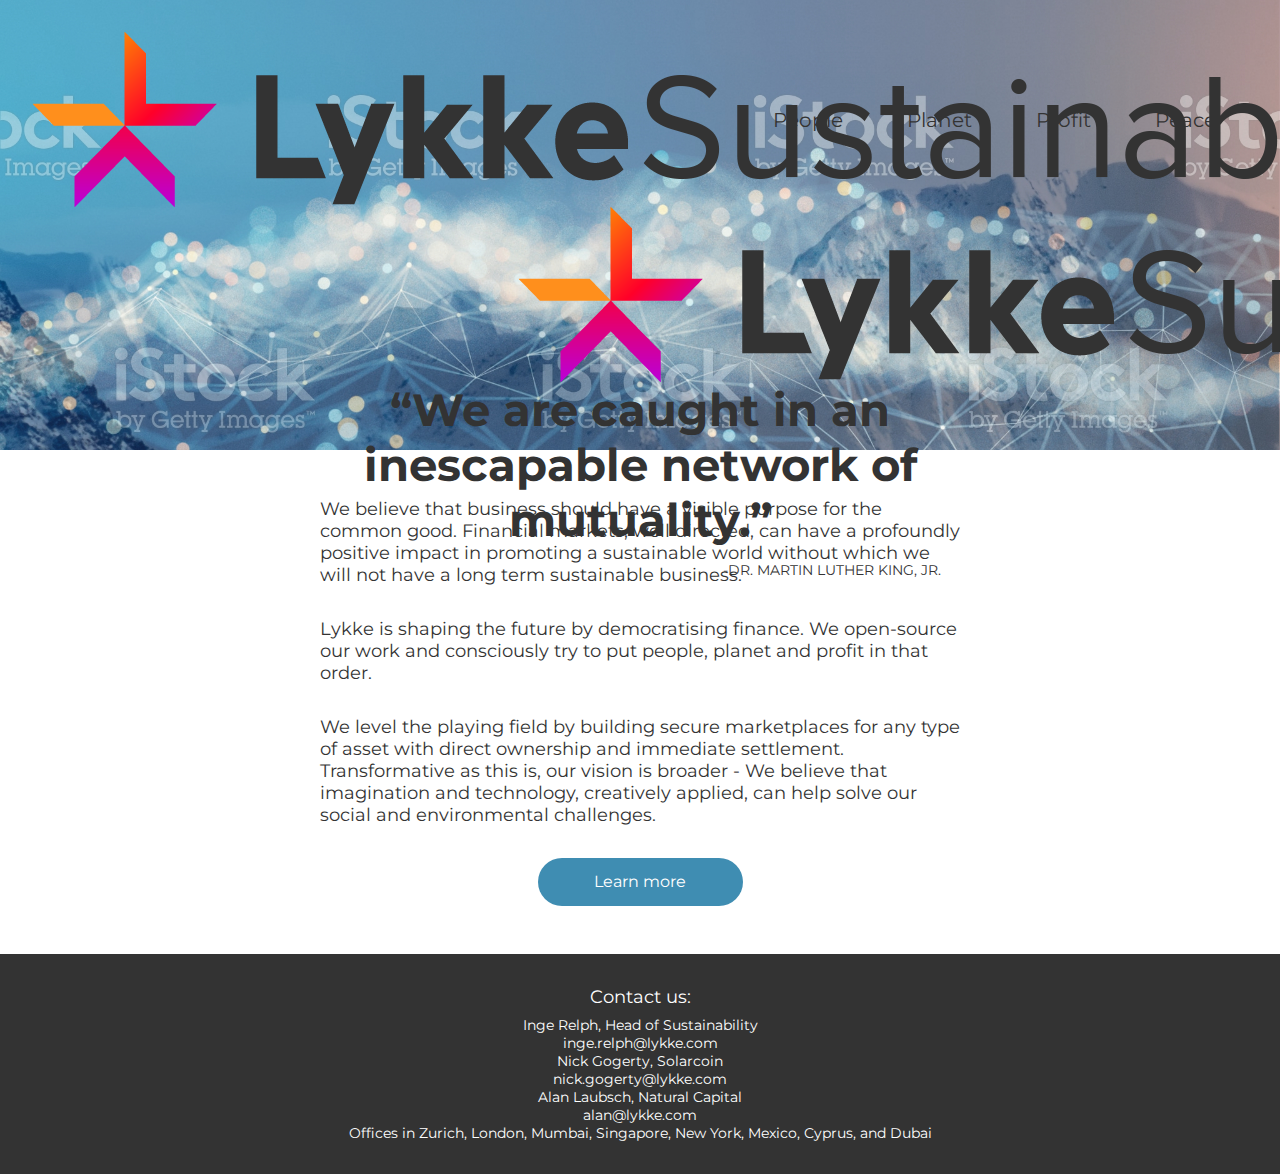
<file: html/index.html>
<html>
<head>
<title>Sustainability at Lykke</title>
<meta name="viewport" content="width=device-width, initial-scale=1.0">
<link href="https://fonts.googleapis.com/css?family=Montserrat:400,700" rel="stylesheet"> 
<link href="style.css" rel="stylesheet">
</head>
<body>
	<div class="hero-background">
    <header class="header">
      <div class="lykke-logo-container large-only">
        <div class="lykke-logo"><a href="index.html"><img src="lykkesuslogo.png"></a></div>
      </div>
      <nav class="header-menu">
        <div><a href="people.html">People</a></div>
        <div><a href="planet.html">Planet</a></div>
        <div><a href="profit.html">Profit</a></div>
        <div><a href="peace.html">Peace</a></div>
      </nav>
  
    </header>
    <div class="hero-content-container">
      <div class="lykke-logo-container small-only">
        <div class="lykke-logo"><a href="home.html"><img src="lykkesuslogo.png"></a></div>
      </div>  
    	<div class="hero-text large-only">
        &ldquo;We are caught in an inescapable network of mutuality.&rdquo;
        <div class="hero-subtitle">-DR. MARTIN LUTHER KING, JR.</div>
      </div>
    	
    </div>
  </div>
  <div class="page-down-arrow">
  </div>
  <div class="page-section-container">
    <div class="page-section">

      <p>We believe that business should have a visible purpose for the common good. Financial markets, well directed, can have a profoundly positive impact in promoting a sustainable world without which we  will not have a long term sustainable business.</p>  

      <p>Lykke is shaping the future by democratising finance. We open-source our work and consciously try to put people, planet and profit in that order.</p>

      <p>We level the playing field by building secure marketplaces for any type of asset with direct ownership and immediate settlement. Transformative as this is, our vision is broader -  We believe that imagination and technology, creatively applied, can help solve our social and environmental challenges.</p>
     
      <div class="button">
        <a href="people.html">Learn more</a>
      </div>
    </div>
  </div>
  <footer>
    <div class="footer-title">Contact us:</div>
    <div class="footer-contacts">
      <div class="footer-contact-entry">
        <div>Inge Relph, Head of Sustainability</div>
        inge.relph@lykke.com
      </div>
      <div class="footer-contact-entry">
        <div>Nick Gogerty, Solarcoin</div>
        nick.gogerty@lykke.com
      </div>
      <div class="footer-contact-entry">
        <div>Alan Laubsch, Natural Capital</div>
        alan@lykke.com
      </div>
    </div>
    Offices in Zurich, London, Mumbai, Singapore, New York, Mexico, Cyprus, and Dubai
  </footer>
</body>
</html>
</file>
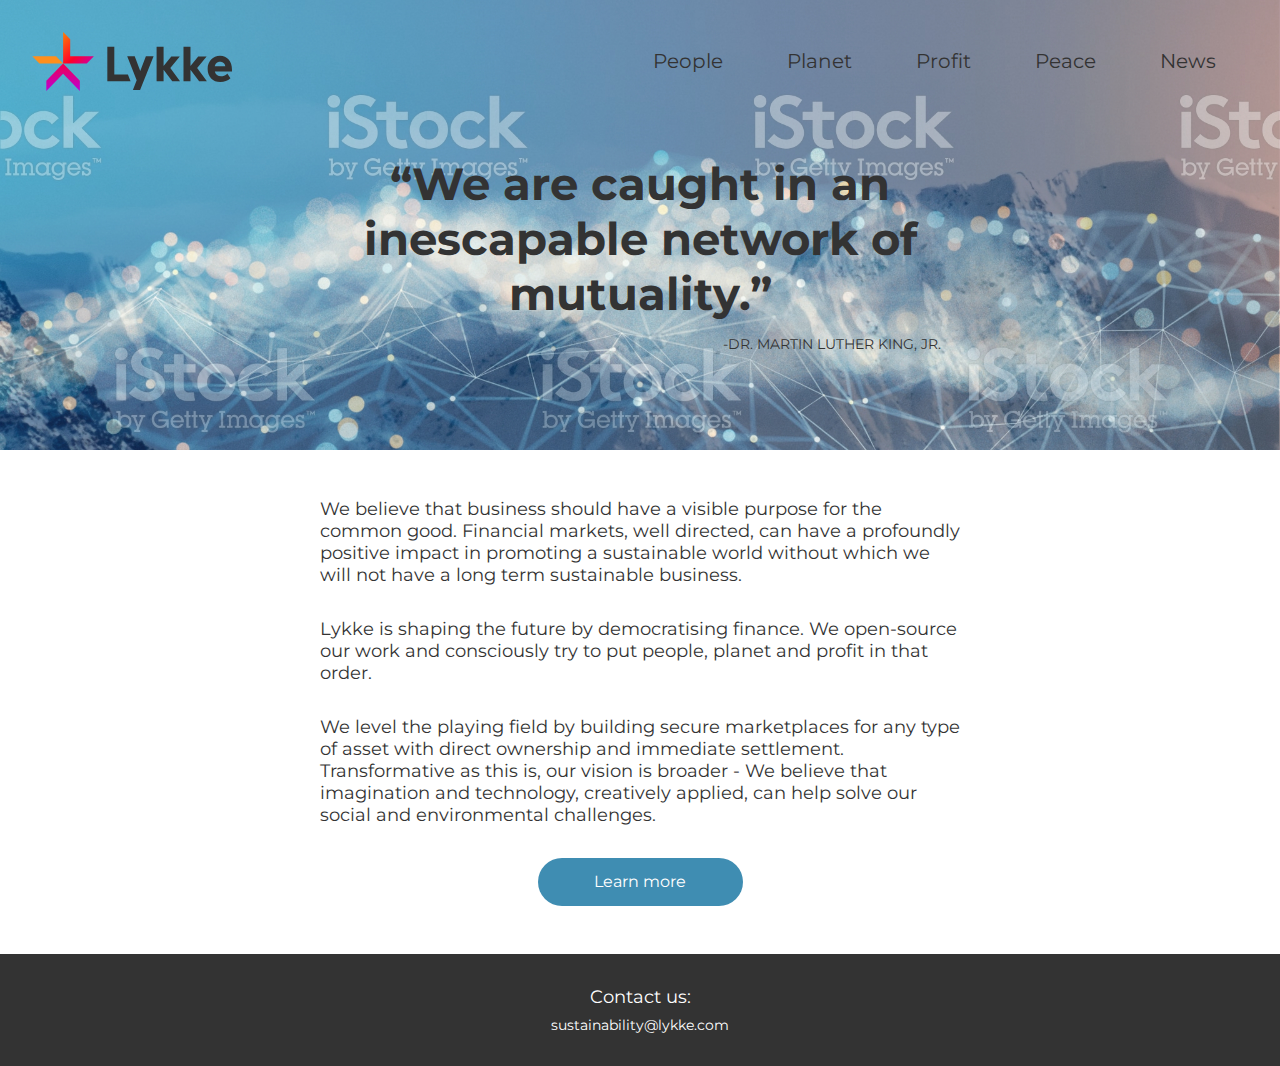
<file: home.html>
<html>
<head>
<title>Sustainability at Lykke</title>
<link href="https://fonts.googleapis.com/css?family=Montserrat:400,700" rel="stylesheet"> 
<link href="style.css" rel="stylesheet">
</head>
<body>
	<div class="hero-background">
    <header class="header">
      <div class="lykke-logo-container">
        <div class="lykke-logo"><img width=200 src="lykke_new.svg"></div>
      </div>
      <nav class="header-menu">
        <div><a href="people.html">People</a></div>
        <div><a href="planet.html">Planet</a></div>
        <div><a href="profit.html">Profit</a></div>
        <div><a href="peace.html">Peace</a></div>
        <div><a href="news.html">News</a></div>
      </nav>
  
    </header>
    <div class="hero-content-container">  
    	<div class="hero-text">
        &ldquo;We are caught in an inescapable network of mutuality.&rdquo;
        <div class="hero-subtitle">-DR. MARTIN LUTHER KING, JR.</div>
      </div>
    	
    </div>
  </div>
  <div class="page-down-arrow">
  </div>
  <div class="page-section-container">
    <div class="page-section">

      <p>We believe that business should have a visible purpose for the common good. Financial markets, well directed, can have a profoundly positive impact in promoting a sustainable world without which we  will not have a long term sustainable business.</p>  

      <p>Lykke is shaping the future by democratising finance. We open-source our work and consciously try to put people, planet and profit in that order.</p>

      <p>We level the playing field by building secure marketplaces for any type of asset with direct ownership and immediate settlement. Transformative as this is, our vision is broader -  We believe that imagination and technology, creatively applied, can help solve our social and environmental challenges.</p>
     
      <div class="button">
        <a href="planet.html">Learn more</a>
      </div>
    </div>
  </div>
  <footer>
    <div class="footer-title">Contact us:</div>
    sustainability@lykke.com
  </footer>
</body>
</html>
</file>
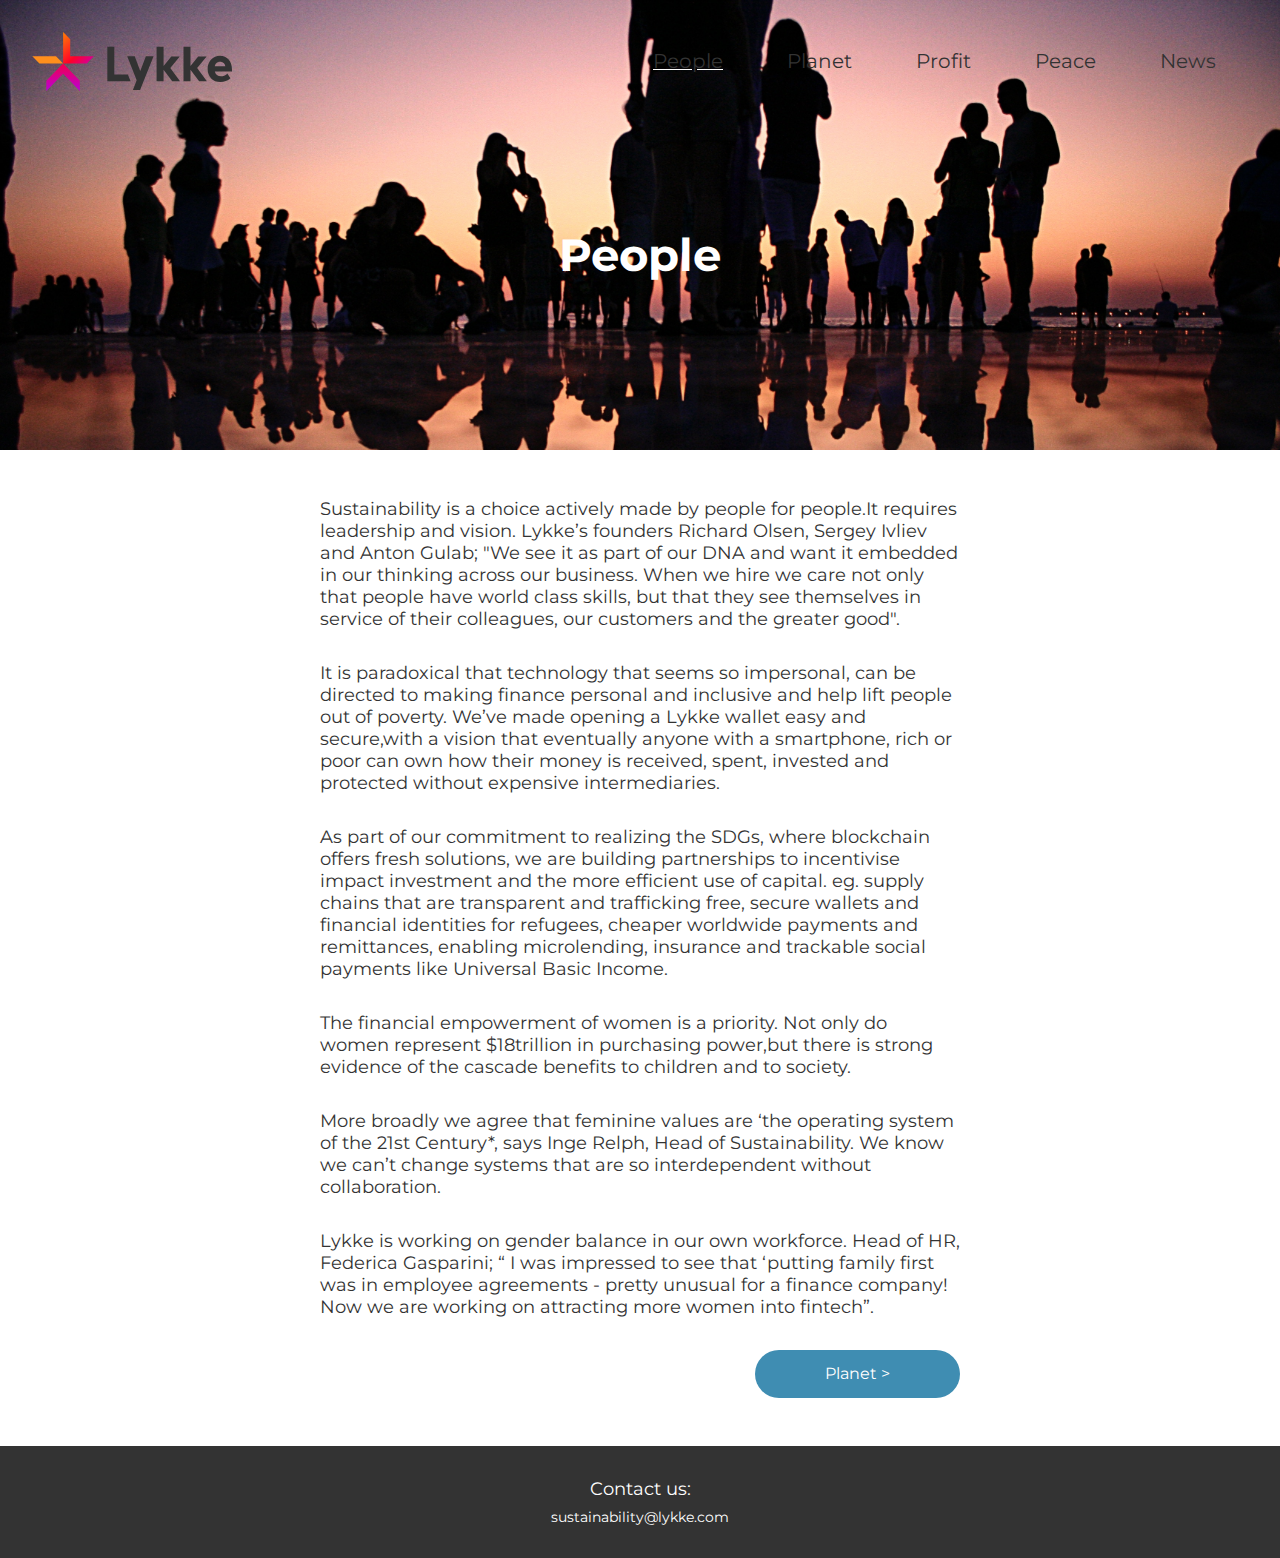
<file: people.html>
<html>
<head>
<title>Sustainability at Lykke</title>
<link href="https://fonts.googleapis.com/css?family=Montserrat:400,700" rel="stylesheet"> 
<link href="style.css" rel="stylesheet">
</head>
<body>
	<div class="hero-background people-background">
    <header class="header">
      <div class="lykke-logo-container">
        <div class="lykke-logo"><img width=200 src="lykke_new.svg"></div>
      </div>
      <nav class="header-menu">
        <div class="underline"><a href="people.html">People</a></div>
        <div><a href="planet.html">Planet</a></div>
        <div><a href="profit.html">Profit</a></div>
        <div><a href="peace.html">Peace</a></div>
        <div><a href="news.html">News</a></div>
      </nav>
  
    </header>
    <div class="hero-content-container">  
    	<div class="hero-text">
        People
      </div>
    	
    </div>
  </div>
  <div class="page-down-arrow">
  </div>
  <div class="page-section-container">
    <div class="page-section">

      <p>Sustainability is a choice actively made by people for people.It requires leadership and vision.
Lykke’s founders Richard Olsen, Sergey Ivliev and Anton Gulab; "We  see it as part of our DNA and want it embedded in our thinking across our business. When we hire we care not only that people have world class skills, but that they see themselves in service of their colleagues, our customers and the greater good".</p>

<p>It is paradoxical that technology that seems so impersonal, can be directed to making finance personal and inclusive and help lift people out of poverty. We’ve made opening a Lykke wallet 
easy and secure,with a vision that eventually anyone with a smartphone, rich or poor can own how their money is received, spent, invested and protected without expensive intermediaries.</p>

<p>As part of our commitment to realizing the SDGs, where blockchain offers fresh solutions, we are building partnerships to incentivise impact investment and the more efficient use of capital. eg. supply chains that are  transparent and trafficking free, secure wallets and financial identities for refugees, cheaper worldwide payments and remittances, enabling microlending, insurance and trackable social payments like Universal Basic Income.</p>

<p>The financial empowerment of women is a priority. Not only do women  represent $18trillion in purchasing power,but there is strong evidence of the cascade benefits to children and to society. </p>

<p>More broadly we agree that feminine values are ‘the operating system of the 21st Century*,  says Inge Relph, Head of Sustainability. We know we can’t change systems that are so interdependent without collaboration.</p>

 <p>Lykke is working on gender balance in our own workforce. Head of HR, Federica Gasparini; “ I was impressed to see that ‘putting family first was in employee agreements  - pretty unusual for a finance company! Now we are working on attracting  more women into fintech”.</p>

     
      <div class="button button-right">
        Planet >
      </div>
    </div>
  </div>
  <footer>
    <div class="footer-title">Contact us:</div>
    sustainability@lykke.com
  </footer>
</body>
</html>
</file>
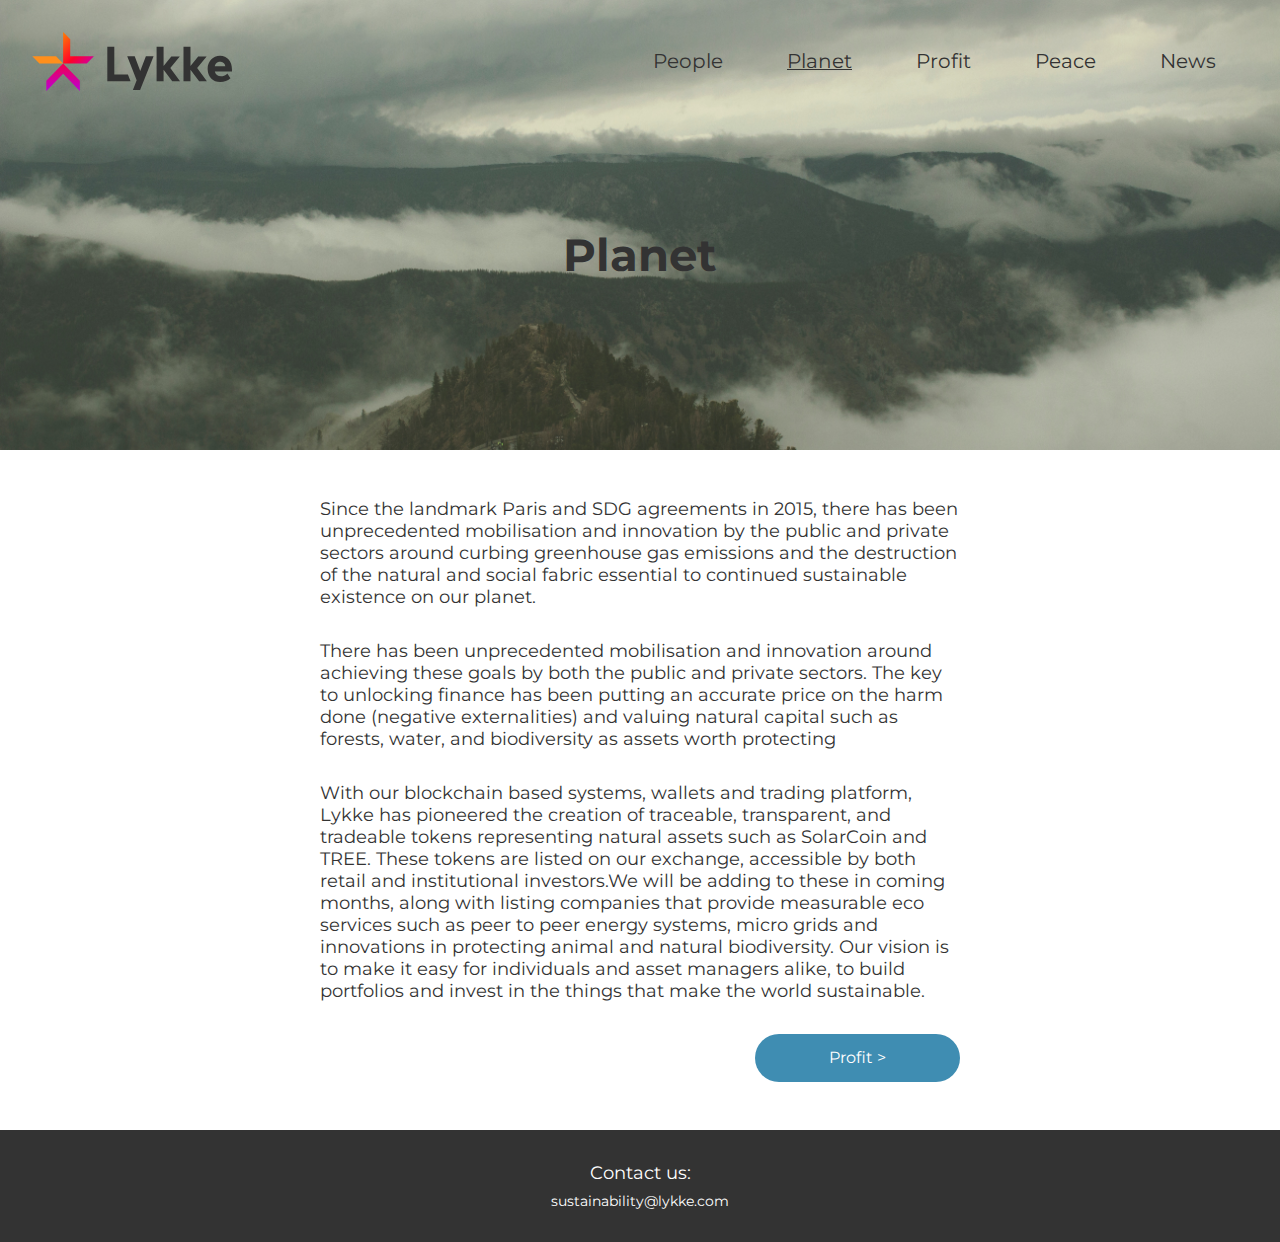
<file: planet.html>
<html>
<head>
<title>Sustainability at Lykke</title>
<link href="https://fonts.googleapis.com/css?family=Montserrat:400,700" rel="stylesheet"> 
<link href="style.css" rel="stylesheet">
</head>
<body>
	<div class="hero-background planet-background">
    <header class="header">
      <div class="lykke-logo-container">
        <div class="lykke-logo"><img width=200 src="lykke_new.svg"></div>
      </div>
      <nav class="header-menu">
        <div><a href="people.html">People</a></div>
        <div class="underline"><a href="planet.html">Planet</a></div>
        <div><a href="profit.html">Profit</a></div>
        <div><a href="peace.html">Peace</a></div>
        <div><a href="news.html">News</a></div>
      </nav>
  
    </header>
    <div class="hero-content-container">  
    	<div class="hero-text">
        Planet
      </div>
    	
    </div>
  </div>
  <div class="page-down-arrow">
  </div>
  <div class="page-section-container">
    <div class="page-section">

      <p>Since the landmark Paris and SDG agreements in 2015, there has been unprecedented mobilisation and innovation by the public and private sectors around curbing greenhouse gas emissions and the destruction of the natural and social fabric essential to continued sustainable existence on our planet.</p>
<p>There has been unprecedented mobilisation and innovation around achieving these goals by both the public and private sectors. The key to unlocking finance has been putting an accurate price on the harm done (negative externalities) and valuing natural capital such as forests, water, and biodiversity as assets worth protecting</p>
 <p>With our blockchain based systems, wallets and trading platform, Lykke has pioneered the creation of traceable, transparent, and tradeable tokens representing natural assets such as SolarCoin and TREE. These tokens are listed on our exchange, accessible by both retail and institutional investors.We will be adding to these in coming months, along with listing companies that provide measurable eco services such as peer to peer energy systems, micro grids and innovations in protecting animal and natural biodiversity. Our vision is to make it easy for individuals and asset managers alike, to build portfolios and invest in the things that make the world sustainable.</p>


     
      <div class="button button-right">
        Profit >
      </div>
    </div>
  </div>
  <footer>
    <div class="footer-title">Contact us:</div>
    sustainability@lykke.com
  </footer>
</body>
</html>
</file>
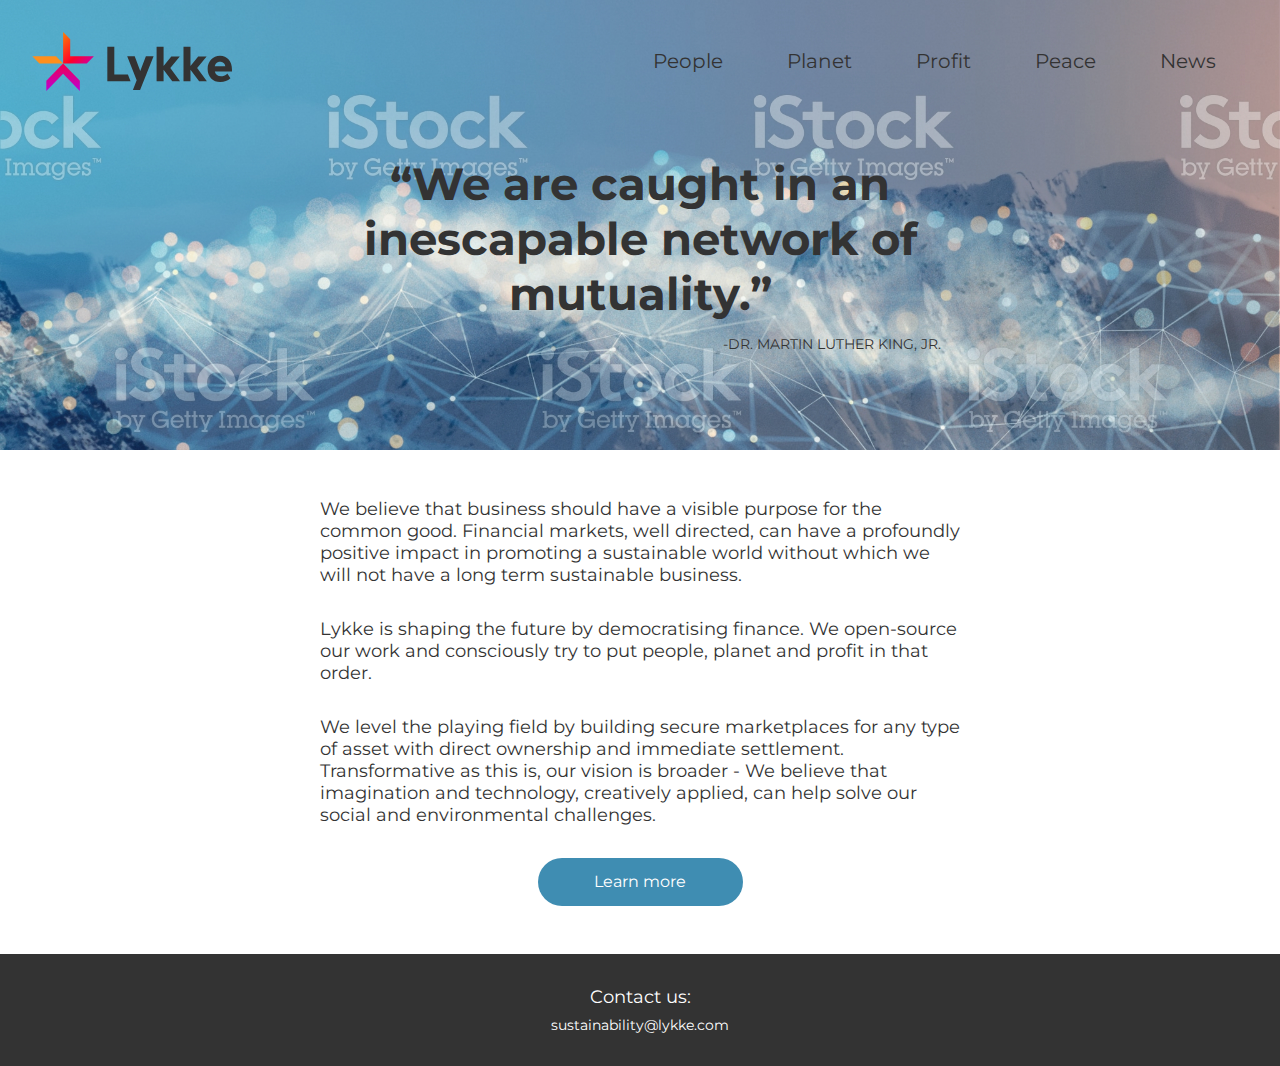
<file: html/home.html>
<html>
<head>
<title>Sustainability at Lykke</title>
<link href="https://fonts.googleapis.com/css?family=Montserrat:400,700" rel="stylesheet"> 
<link href="style.css" rel="stylesheet">
</head>
<body>
	<div class="hero-background">
    <header class="header">
      <div class="lykke-logo-container">
        <div class="lykke-logo"><img width=200 src="lykke_new.svg"></div>
      </div>
      <nav class="header-menu">
        <div><a href="people.html">People</a></div>
        <div><a href="planet.html">Planet</a></div>
        <div><a href="profit.html">Profit</a></div>
        <div><a href="peace.html">Peace</a></div>
        <div><a href="news.html">News</a></div>
      </nav>
  
    </header>
    <div class="hero-content-container">  
    	<div class="hero-text">
        &ldquo;We are caught in an inescapable network of mutuality.&rdquo;
        <div class="hero-subtitle">-DR. MARTIN LUTHER KING, JR.</div>
      </div>
    	
    </div>
  </div>
  <div class="page-down-arrow">
  </div>
  <div class="page-section-container">
    <div class="page-section">

      <p>We believe that business should have a visible purpose for the common good. Financial markets, well directed, can have a profoundly positive impact in promoting a sustainable world without which we  will not have a long term sustainable business.</p>  

      <p>Lykke is shaping the future by democratising finance. We open-source our work and consciously try to put people, planet and profit in that order.</p>

      <p>We level the playing field by building secure marketplaces for any type of asset with direct ownership and immediate settlement. Transformative as this is, our vision is broader -  We believe that imagination and technology, creatively applied, can help solve our social and environmental challenges.</p>
     
      <div class="button">
        <a href="people.html">Learn more</a>
      </div>
    </div>
  </div>
  <footer>
    <div class="footer-title">Contact us:</div>
    sustainability@lykke.com
  </footer>
</body>
</html>
</file>
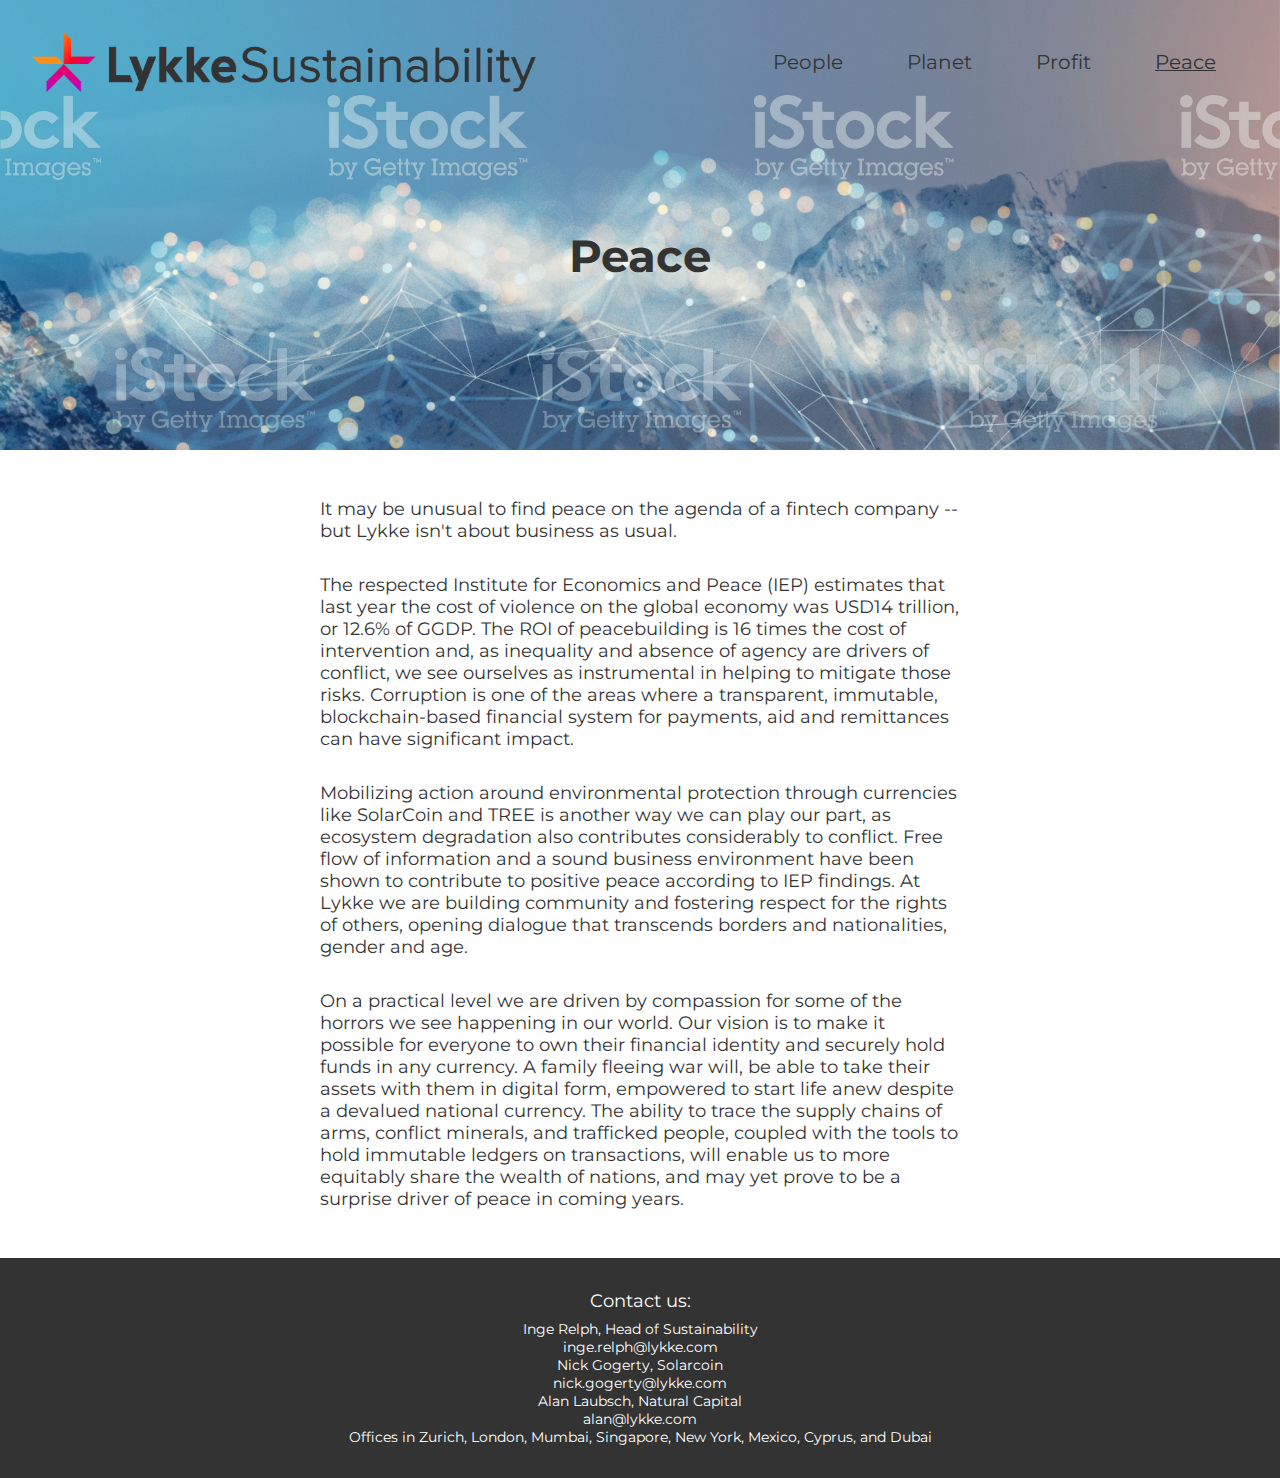
<file: html/peace.html>
<html>
<head>
<title>Sustainability at Lykke</title>
<meta name="viewport" content="width=device-width, initial-scale=1.0">
<link href="https://fonts.googleapis.com/css?family=Montserrat:400,700" rel="stylesheet"> 
<link href="style.css" rel="stylesheet">
</head>
<body>
	<div class="hero-background peace-background">
    <header class="header">
      <div class="lykke-logo-container large-only">
        <div class="lykke-logo"><a href="index.html"><img height=60 src="lykkesuslogo.png"></a></div>
      </div>
      <nav class="header-menu">
        <div><a href="people.html">People</a></div>
        <div><a href="planet.html">Planet</a></div>
        <div><a href="profit.html">Profit</a></div>
        <div class="underline"><a href="peace.html">Peace</a></div>
      </nav>
  
    </header>
    <div class="hero-content-container">  
    	<div class="hero-text">
        Peace
      </div>
    	
    </div>
  </div>
  <div class="page-down-arrow">
  </div>
  <div class="page-section-container">
    <div class="page-section">

		<p>It may be unusual to find peace on the agenda of a fintech company -- but Lykke isn't about business as usual.</p>

    <p>The respected Institute for Economics and Peace (IEP) estimates that last year the cost of violence on the global economy was USD14 trillion, or 12.6% of GGDP. The ROI of peacebuilding is 16 times the cost of intervention and, as inequality and absence of agency are drivers of conflict, we see ourselves as instrumental in helping to mitigate those risks. Corruption is one of the areas where a transparent, immutable, blockchain-based financial system for payments, aid and remittances can have significant impact.</p>

    <p>Mobilizing action around environmental protection through currencies like SolarCoin and TREE is another way we can play our part, as ecosystem degradation also contributes considerably to conflict. Free flow of information and a sound business environment have been shown to contribute to  positive peace according to IEP findings. At Lykke we are building community and fostering respect for the rights of others, opening dialogue that transcends borders and nationalities, gender and age. </p>

    <p>On a practical level we are driven by compassion for some of the horrors we see happening in our world. Our vision is to make it possible for everyone to own their financial identity and securely hold funds in any currency. A family fleeing war will, be able to take their assets with them in digital form, empowered to start life anew despite a devalued national currency.  
    The ability to trace the supply chains of arms, conflict minerals, and trafficked people, coupled with the tools to hold immutable ledgers on transactions, will enable us to more equitably share the wealth of nations, and may yet prove to be a surprise driver of peace in coming years.</p>



     
      
    </div>
  </div>
 <footer>
    <div class="footer-title">Contact us:</div>
    <div class="footer-contacts">
      <div class="footer-contact-entry">
        <div>Inge Relph, Head of Sustainability</div>
        inge.relph@lykke.com
      </div>
      <div class="footer-contact-entry">
        <div>Nick Gogerty, Solarcoin</div>
        nick.gogerty@lykke.com
      </div>
      <div class="footer-contact-entry">
        <div>Alan Laubsch, Natural Capital</div>
        alan@lykke.com
      </div>
    </div>
    Offices in Zurich, London, Mumbai, Singapore, New York, Mexico, Cyprus, and Dubai
  </footer>
</body>
</html>
</file>
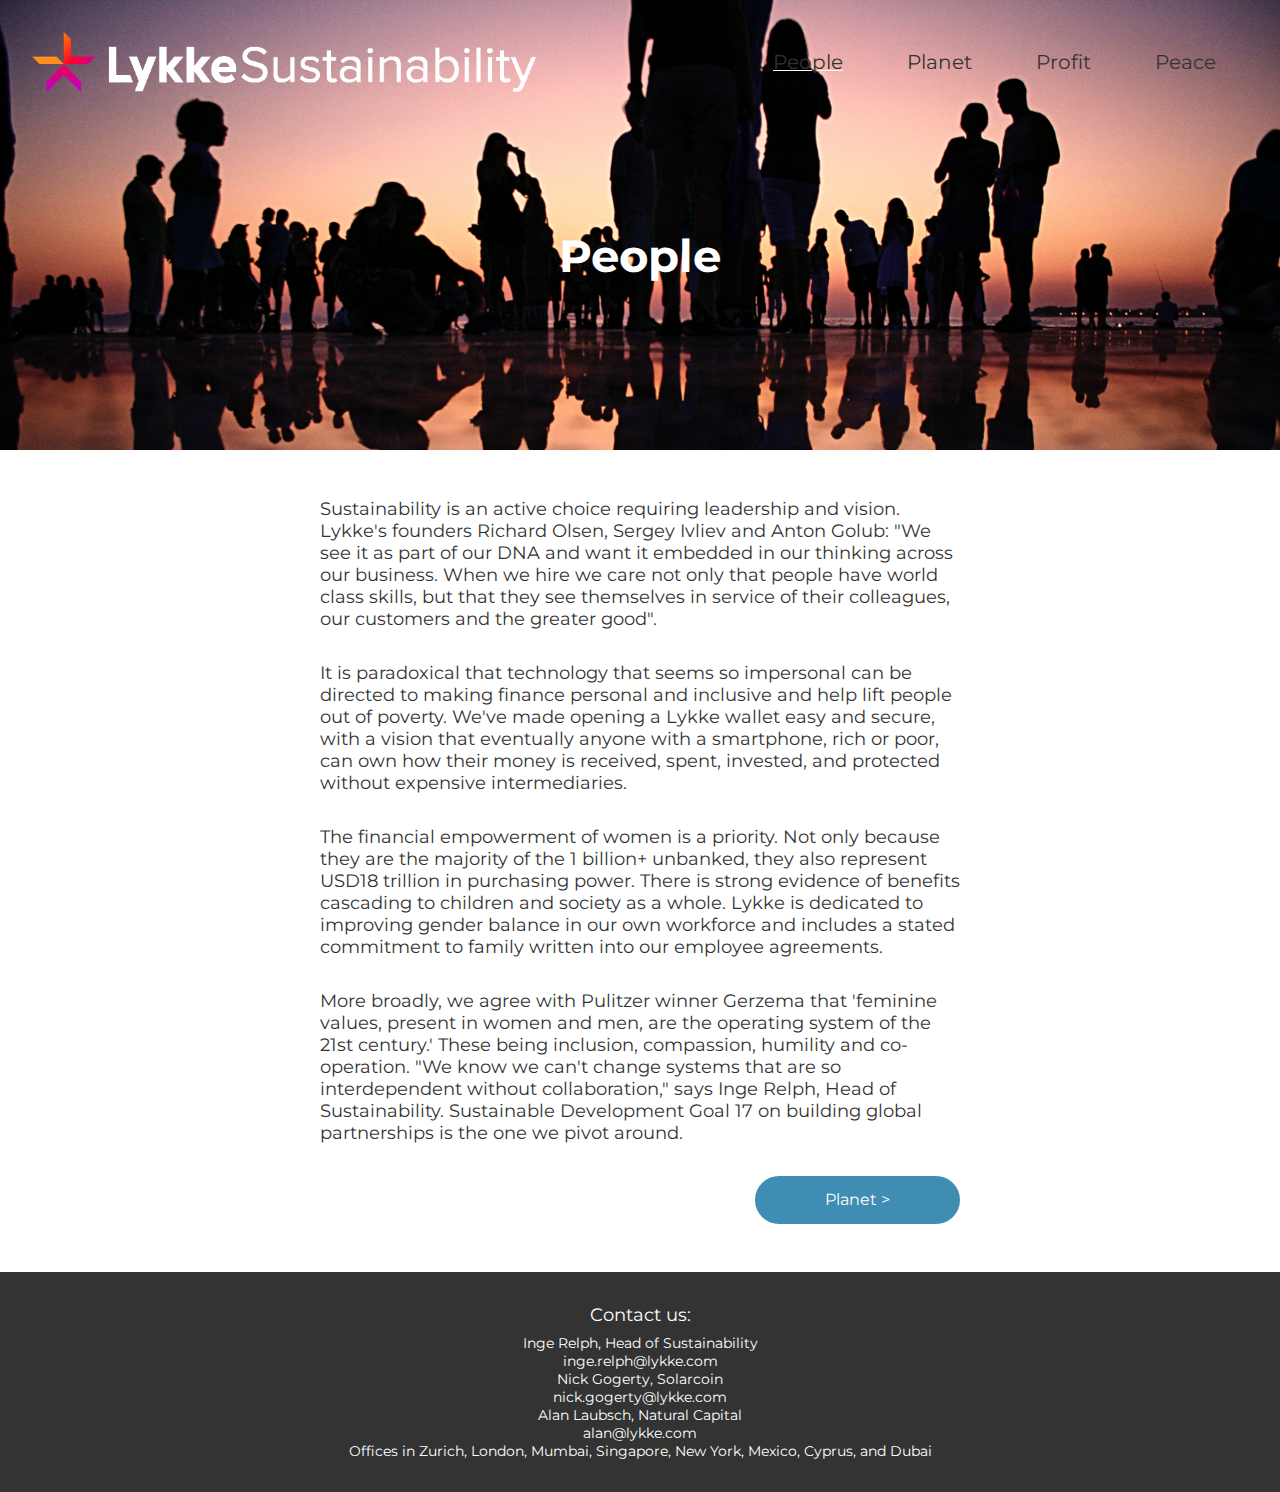
<file: html/people.html>
<html>
<head>
<title>Sustainability at Lykke</title>
<meta name="viewport" content="width=device-width, initial-scale=1.0">
<link href="https://fonts.googleapis.com/css?family=Montserrat:400,700" rel="stylesheet"> 
<link href="style.css" rel="stylesheet">
</head>
<body>
	<div class="hero-background people-background">
    <header class="header">
      <div class="lykke-logo-container large-only">
        <div class="lykke-logo"><a href="index.html"><img height=60 src="lykkesuslogo-w.png"></a></div>
      </div>
      <nav class="header-menu white-menu">
        <div class="underline"><a href="people.html">People</a></div>
        <div><a href="planet.html">Planet</a></div>
        <div><a href="profit.html">Profit</a></div>
        <div><a href="peace.html">Peace</a></div>
      </nav>
  
    </header>
    <div class="hero-content-container">  
    	<div class="hero-text">
        People
      </div>
    	
    </div>
  </div>
  <div class="page-down-arrow">
  </div>
  <div class="page-section-container">
    <div class="page-section">

      <p>Sustainability is an active choice requiring leadership and vision. Lykke's founders Richard Olsen, Sergey Ivliev and Anton Golub: "We see it as part of our DNA and want it embedded in our thinking across our business. When we hire we care not only that people have world class skills, but that they see themselves in service of their colleagues, our customers and the greater good".</p>

      <p>It is paradoxical that technology that seems so impersonal can be directed to making finance personal and inclusive and help lift people out of poverty. We've made opening a Lykke wallet 
      easy and secure, with a vision that eventually anyone with a smartphone, rich or poor, can own how their money is received, spent, invested, and protected without expensive intermediaries.</p>

      <p>The financial empowerment of women is a priority. Not only because they are the majority of the 1 billion+ unbanked, they also represent USD18 trillion in purchasing power. There is strong evidence of benefits cascading to children and society as a whole. Lykke is dedicated to improving gender balance in our own workforce and includes a stated commitment to family written into our employee agreements. </p>

      <p>More broadly, we agree with Pulitzer winner Gerzema that 'feminine values, present in women and men, are the operating system of the 21st century.' These being inclusion, compassion, humility and co-operation. "We know we can't change systems that are so interdependent without collaboration," says Inge Relph, Head of Sustainability. Sustainable Development Goal 17 on building global partnerships is the one we pivot around.</p>
     
      <div class="button button-right">
        <a href="planet.html">Planet ></a>
      </div>
    </div>
  </div>
 <footer>
    <div class="footer-title">Contact us:</div>
    <div class="footer-contacts">
      <div class="footer-contact-entry">
        <div>Inge Relph, Head of Sustainability</div>
        inge.relph@lykke.com
      </div>
      <div class="footer-contact-entry">
        <div>Nick Gogerty, Solarcoin</div>
        nick.gogerty@lykke.com
      </div>
      <div class="footer-contact-entry">
        <div>Alan Laubsch, Natural Capital</div>
        alan@lykke.com
      </div>
    </div>
    Offices in Zurich, London, Mumbai, Singapore, New York, Mexico, Cyprus, and Dubai
  </footer>
</body>
</html>
</file>
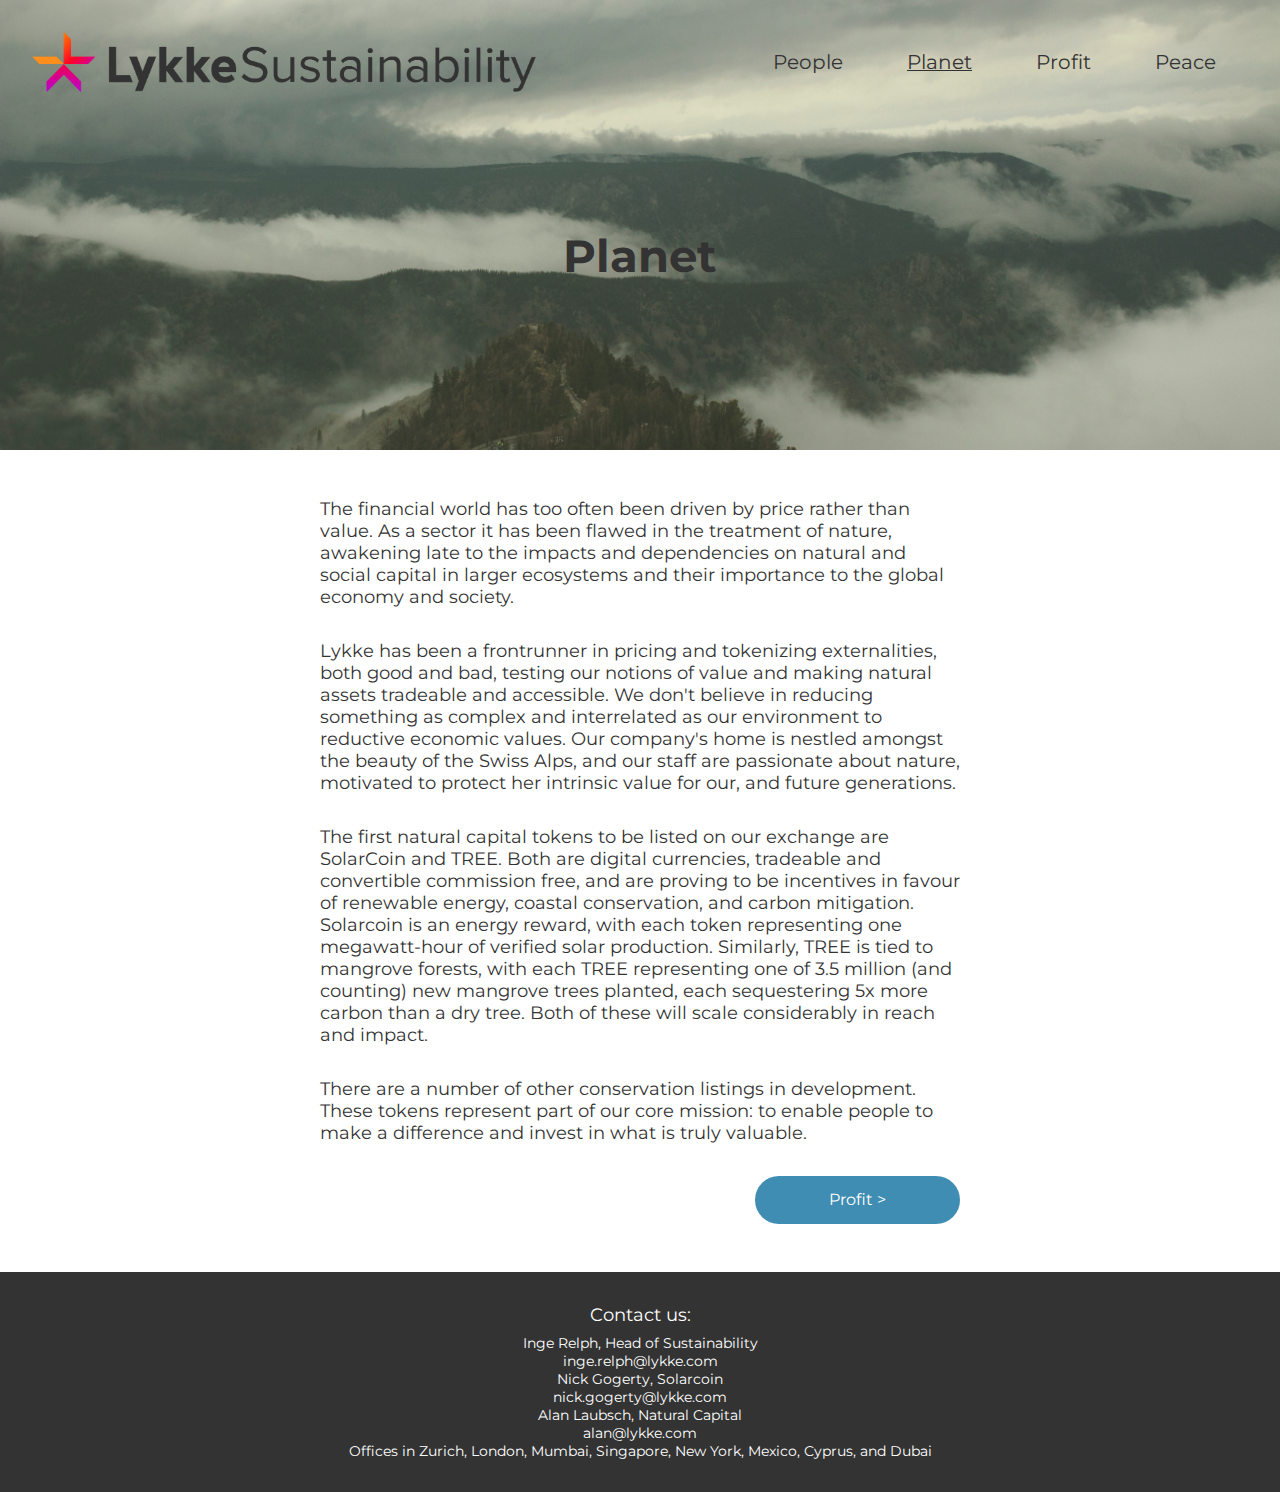
<file: html/planet.html>
<html>
<head>
<title>Sustainability at Lykke</title>
<meta name="viewport" content="width=device-width, initial-scale=1.0">
<link href="https://fonts.googleapis.com/css?family=Montserrat:400,700" rel="stylesheet"> 
<link href="style.css" rel="stylesheet">
</head>
<body>
	<div class="hero-background planet-background">
    <header class="header">
      <div class="lykke-logo-container large-only">
        <div class="lykke-logo"><a href="index.html"><img height=60 src="lykkesuslogo.png"></a></div>
      </div>
      <nav class="header-menu">
        <div><a href="people.html">People</a></div>
        <div class="underline"><a href="planet.html">Planet</a></div>
        <div><a href="profit.html">Profit</a></div>
        <div><a href="peace.html">Peace</a></div>
      </nav>
  
    </header>
    <div class="hero-content-container">  
    	<div class="hero-text">
        Planet
      </div>
    	
    </div>
  </div>
  <div class="page-down-arrow">
  </div>
  <div class="page-section-container">
    <div class="page-section">

		<p>The financial world has too often been driven by price rather than value. As a sector it has been flawed in the treatment of nature, awakening late to the impacts and dependencies on natural and social capital in larger ecosystems and their importance to the global economy and society.</p>
		
		<p>Lykke has been a frontrunner in pricing and tokenizing externalities, both good and bad, testing our notions of value and making natural assets tradeable and accessible. We don't believe in reducing something as complex and interrelated as our environment to reductive economic values. Our company's home is nestled amongst the beauty of the Swiss Alps, and our staff are passionate about nature, motivated to protect her intrinsic value for our, and future generations. </p>
		
		<p>The first natural capital tokens to be listed on our exchange are SolarCoin and TREE. Both are digital currencies, tradeable and convertible commission free, and are proving to be incentives in favour of renewable energy, coastal conservation, and carbon mitigation. Solarcoin is an energy reward, with each token representing one megawatt-hour of verified solar production. Similarly, TREE is tied to mangrove forests, with each TREE representing one of 3.5 million (and counting) new mangrove trees planted, each sequestering 5x more carbon than a dry tree. Both of these will scale considerably in reach and impact.</p>
		
		<p>There are a number of other conservation listings in development. These tokens represent part of our core mission: to enable people to make a difference and invest in what is truly valuable.</p> 



     
      <div class="button button-right">
        <a href="profit.html">Profit ></a>
      </div>
    </div>
  </div>
 <footer>
    <div class="footer-title">Contact us:</div>
    <div class="footer-contacts">
      <div class="footer-contact-entry">
        <div>Inge Relph, Head of Sustainability</div>
        inge.relph@lykke.com
      </div>
      <div class="footer-contact-entry">
        <div>Nick Gogerty, Solarcoin</div>
        nick.gogerty@lykke.com
      </div>
      <div class="footer-contact-entry">
        <div>Alan Laubsch, Natural Capital</div>
        alan@lykke.com
      </div>
    </div>
    Offices in Zurich, London, Mumbai, Singapore, New York, Mexico, Cyprus, and Dubai
  </footer>
</body>
</html>
</file>
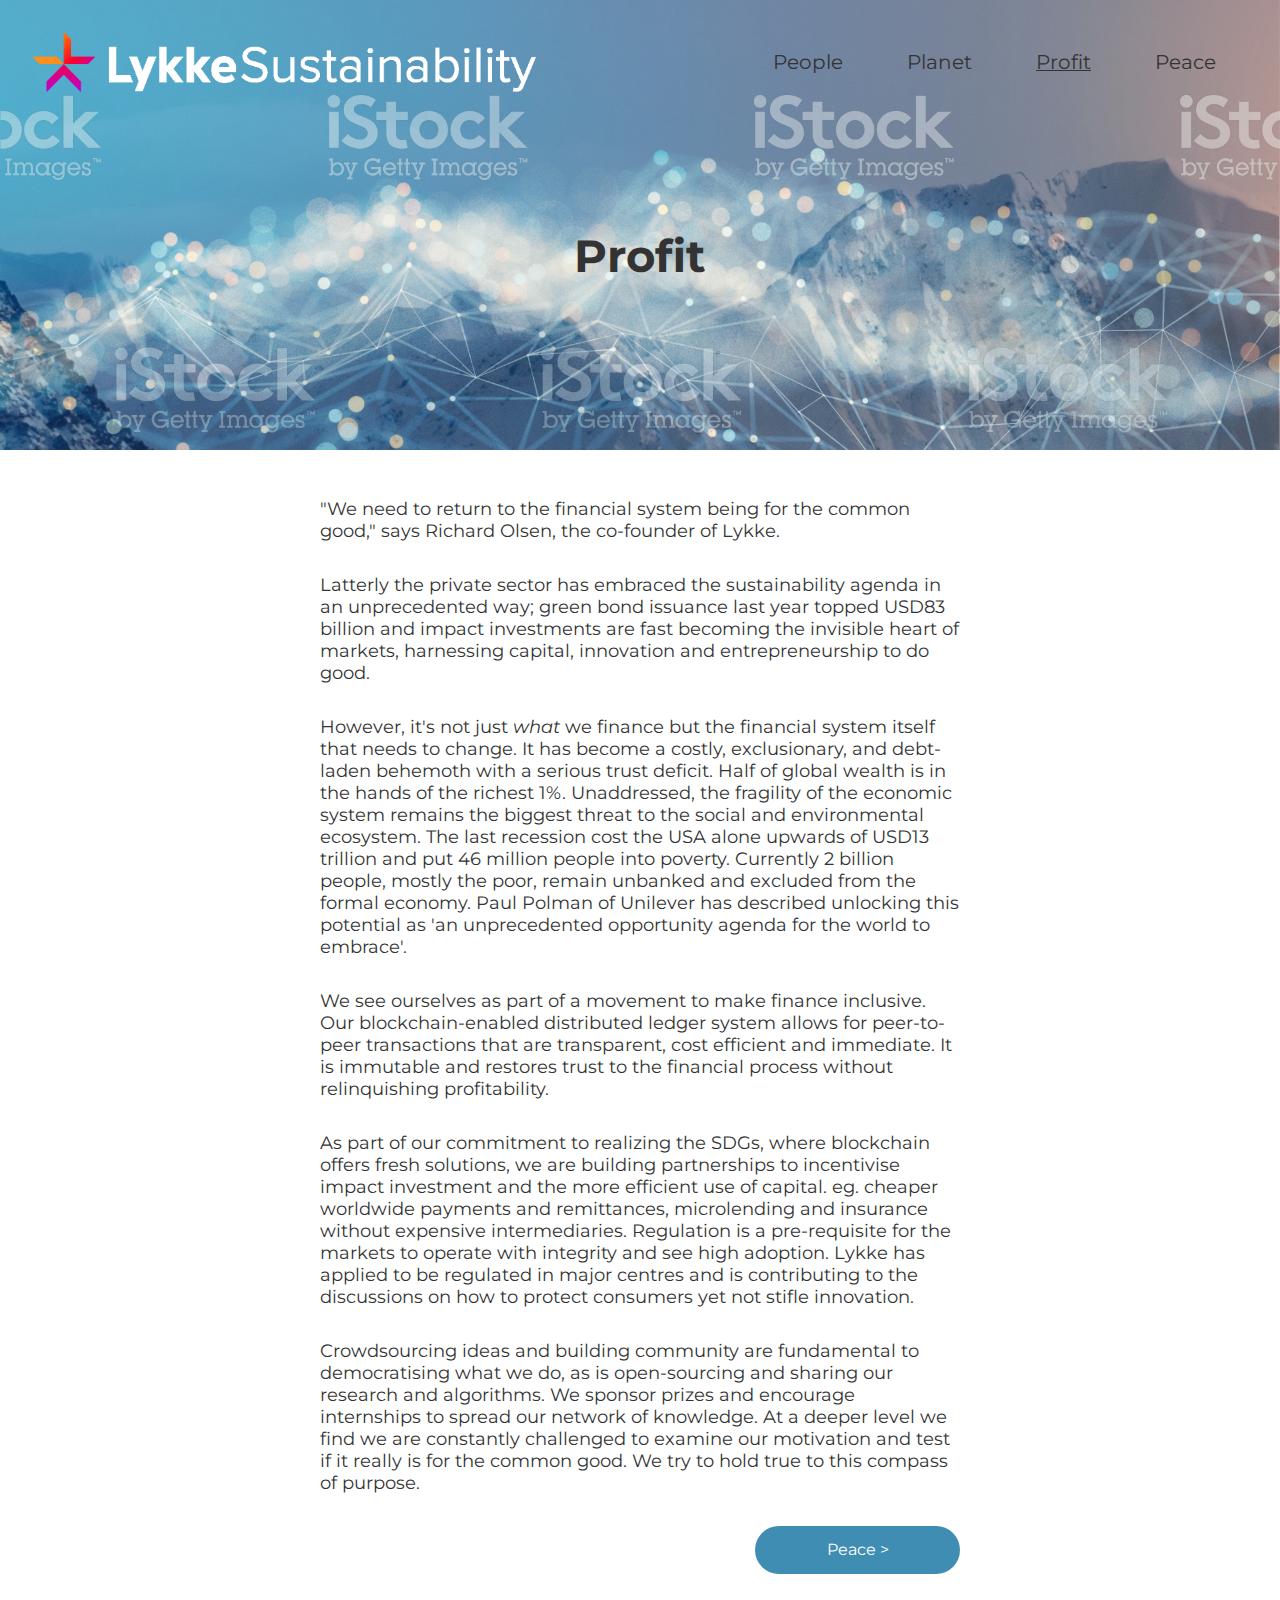
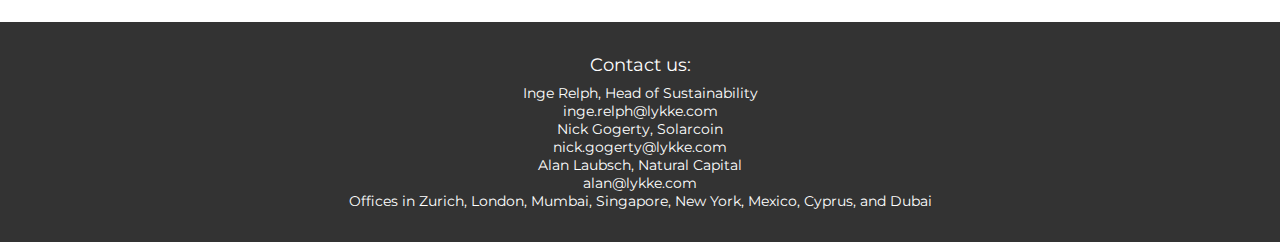
<file: html/profit.html>
<html>
<head>
<title>Sustainability at Lykke</title>
<meta name="viewport" content="width=device-width, initial-scale=1.0">
<link href="https://fonts.googleapis.com/css?family=Montserrat:400,700" rel="stylesheet"> 
<link href="style.css" rel="stylesheet">
</head>
<body>
	<div class="hero-background profit-background">
    <header class="header">
      <div class="lykke-logo-container large-only">
        <div class="lykke-logo"><a href="index.html"><img height=60 src="lykkesuslogo-w.png"></a></div>
      </div>
      <nav class="header-menu white-menu">
        <div><a href="people.html">People</a></div>
        <div><a href="planet.html">Planet</a></div>
        <div class="underline"><a href="profit.html">Profit</a></div>
        <div><a href="peace.html">Peace</a></div>
      </nav>
  
    </header>
    <div class="hero-content-container">  
    	<div class="hero-text">
        Profit
      </div>
    	
    </div>
  </div>
  <div class="page-down-arrow">
  </div>
  <div class="page-section-container">
    <div class="page-section">

		<p>"We need to return to the financial system being for the common good," says Richard Olsen, the co-founder of Lykke.
    
    <p>Latterly the private sector has embraced the sustainability agenda in an unprecedented way; green bond issuance last year topped USD83 billion and impact investments are fast becoming the invisible heart of markets, harnessing capital, innovation and entrepreneurship to do good.</p>
   
    <p> However, it's not just <em>what</em> we finance but the financial system itself that needs to change. It has become a costly, exclusionary, and debt-laden behemoth with a serious trust deficit. Half of global wealth is in the hands of the richest 1%. Unaddressed, the fragility of the economic system remains the biggest threat to the social and environmental ecosystem. The last recession cost the USA alone upwards of USD13 trillion and put 46 million people into poverty. Currently 2 billion people, mostly the poor, remain unbanked and excluded from the formal economy. Paul Polman of Unilever has described unlocking this potential as 'an unprecedented opportunity agenda for the world to embrace'.</p>
    
    <p>We see ourselves as part of a movement to make finance inclusive. Our blockchain-enabled distributed ledger system allows for peer-to-peer transactions that are transparent, cost efficient and immediate. It is immutable and restores trust to the financial process without relinquishing profitability.</p>

    <p>As part of our commitment to realizing the SDGs, where blockchain offers fresh solutions, we are building partnerships to incentivise impact investment and the more efficient use of capital. eg. cheaper worldwide payments and remittances, microlending and insurance without expensive intermediaries.  Regulation is a pre-requisite for the markets to operate with integrity and see high adoption. Lykke has applied to be regulated in major centres and is contributing to the discussions on how to protect consumers yet not stifle innovation.</p>
    
    <p>Crowdsourcing ideas and building community are fundamental to democratising what we do, as is open-sourcing and sharing our research and algorithms. We sponsor prizes and encourage internships to spread our network of knowledge. At a deeper level we find we are constantly challenged to examine our motivation and test if it really is for the common good.  We try to hold true to this compass of purpose.</p>
 



     
      <div class="button button-right">
        <a href="peace.html">Peace ></a>
      </div>
    </div>
  </div>
<footer>
    <div class="footer-title">Contact us:</div>
    <div class="footer-contacts">
      <div class="footer-contact-entry">
        <div>Inge Relph, Head of Sustainability</div>
        inge.relph@lykke.com
      </div>
      <div class="footer-contact-entry">
        <div>Nick Gogerty, Solarcoin</div>
        nick.gogerty@lykke.com
      </div>
      <div class="footer-contact-entry">
        <div>Alan Laubsch, Natural Capital</div>
        alan@lykke.com
      </div>
    </div>
    Offices in Zurich, London, Mumbai, Singapore, New York, Mexico, Cyprus, and Dubai
  </footer>
</body>
</html>
</file>
<file: html/style.css>
* {
  margin: 0;
  box-sizing: border-box;
}
body {
  margin: 0;
  font-family: 'Montserrat', sans-serif;
  color: #333;
}
a {
  color: #333;
}
/*------------------
  HERO
------------------*/
.hero-background {
  height: 50vh;
  background-color: #000;
  padding: 2rem;
  background-image: url('img/homepage-hero.jpg');
  display: flex;
  flex-flow: column;
  background-size: cover;
  margin-bottom: 3rem;
}

.people-background {
  background-image: url('img/crowd.jpg');
  color: #FFF;
}
.planet-background {
  background-image: url('img/mountain.jpg');
}
.hero-content-container {
  display: flex;
  flex-flow: column;
  align-items: center;
  width: 100%;
  flex-grow: 1;
  justify-content: space-around;
}
.hero-text {
  text-align: center;
  font-family: 'Montserrat', sans-serif;
  font-size: 45px;
  width: 60%;
  display: flex;
  font-weight: 700;
  flex-flow: column;
}
.hero-subtitle {
  text-transform: capitalize;
  font-size: 14px;
  width: 50%;
  text-align: right;
  font-family: 'Montserrat', sans-serif;
  padding-top: 1em;
  font-weight: 400;
  padding-right: 4rem;
  align-self: flex-end;
}


/*------------------
  HEADER
------------------*/

.header {
  display: flex;
  flex-flow: row;
  align-items: center;
}
.header-menu {
  display: flex;
  flex-flow: row;
  flex-grow: 1;
justify-content: flex-end;
}
.header-menu a {
  text-decoration: none;
  padding: 1rem 2rem;
  font-weight: 400;
  font-size: 20px;
}

.lykke-logo-container {
  width: 20%;
}

.underline {
  text-decoration: underline;
}
/*------------------
  BODY
------------------*/

.page-section-container {
  display: flex;
  align-items: center;
  width: 100%;
  flex-flow: column;
}
.page-section {
  display: flex;
  width: 50%;
  flex-flow: column;
}
.page-section p {
  padding-bottom: 2rem;
  font-size: 18px;
}
.page-section p:last-child {
  padding-bottom: 0;
}
.button {
  display: inline-block;
  line-height: 48px;
  max-width: 205px;
  width: 100%;
  font-size: 1rem;
  padding: 0 10px;
  border: 0;
  outline: 0;
  border-radius: 30px;
  cursor: pointer;
  text-align: center;
  position: relative;
  height: 48px;
  overflow: hidden;
  background-color: #3f8db2;
  color: #fff;
  margin: auto;
}
.button-right {
  margin-right: 0;
  margin-left: auto;
}
.button a {
  text-decoration: none;
  color: #FFF;
}
/*------------------
  FOOTER
------------------*/
footer {
  padding: 2rem;
  text-align: center;
  font-size: 14px;
  color: #FFF;
  background-color: #333;
  margin-top: 3rem;
}
.footer-title {
  font-size: 18px;
  margin-bottom: .5rem;
}
</file>
<file: style.css>
* {
  margin: 0;
  box-sizing: border-box;
}
body {
  margin: 0;
  font-family: 'Montserrat', sans-serif;
  color: #333;
}
a {
  color: #333;
}
/*------------------
  HERO
------------------*/
.hero-background {
  height: 50vh;
  background-color: #000;
  padding: 2rem;
  background-image: url('img/homepage-hero.jpg');
  display: flex;
  flex-flow: column;
  background-size: cover;
  margin-bottom: 3rem;
}

.people-background {
  background-image: url('img/crowd.jpg');
  color: #FFF;
}
.planet-background {
  background-image: url('img/mountain.jpg');
}
.hero-content-container {
  display: flex;
  flex-flow: column;
  align-items: center;
  width: 100%;
  flex-grow: 1;
  justify-content: space-around;
}
.hero-text {
  text-align: center;
  font-family: 'Montserrat', sans-serif;
  font-size: 45px;
  width: 60%;
  display: flex;
  font-weight: 700;
  flex-flow: column;
}
.hero-subtitle {
  text-transform: capitalize;
  font-size: 14px;
  width: 50%;
  text-align: right;
  font-family: 'Montserrat', sans-serif;
  padding-top: 1em;
  font-weight: 400;
  padding-right: 4rem;
  align-self: flex-end;
}


/*------------------
  HEADER
------------------*/

.header {
  display: flex;
  flex-flow: row;
  align-items: center;
}
.header-menu {
  display: flex;
  flex-flow: row;
  flex-grow: 1;
justify-content: flex-end;
}
.header-menu a {
  text-decoration: none;
  padding: 1rem 2rem;
  font-weight: 400;
  font-size: 20px;
}

.lykke-logo-container {
  width: 20%;
}

.underline {
  text-decoration: underline;
}
/*------------------
  BODY
------------------*/

.page-section-container {
  display: flex;
  align-items: center;
  width: 100%;
  flex-flow: column;
}
.page-section {
  display: flex;
  width: 50%;
  flex-flow: column;
}
.page-section p {
  padding-bottom: 2rem;
  font-size: 18px;
}
.page-section p:last-child {
  padding-bottom: 0;
}
.button {
  display: inline-block;
  line-height: 48px;
  max-width: 205px;
  width: 100%;
  font-size: 1rem;
  padding: 0 10px;
  border: 0;
  outline: 0;
  border-radius: 30px;
  cursor: pointer;
  text-align: center;
  position: relative;
  height: 48px;
  overflow: hidden;
  background-color: #3f8db2;
  color: #fff;
  margin: auto;
}
.button-right {
  margin-right: 0;
  margin-left: auto;
}
.button a {
  text-decoration: none;
  color: #FFF;
}
/*------------------
  FOOTER
------------------*/
footer {
  padding: 2rem;
  text-align: center;
  font-size: 14px;
  color: #FFF;
  background-color: #333;
  margin-top: 3rem;
}
.footer-title {
  font-size: 18px;
  margin-bottom: .5rem;
}
</file>
